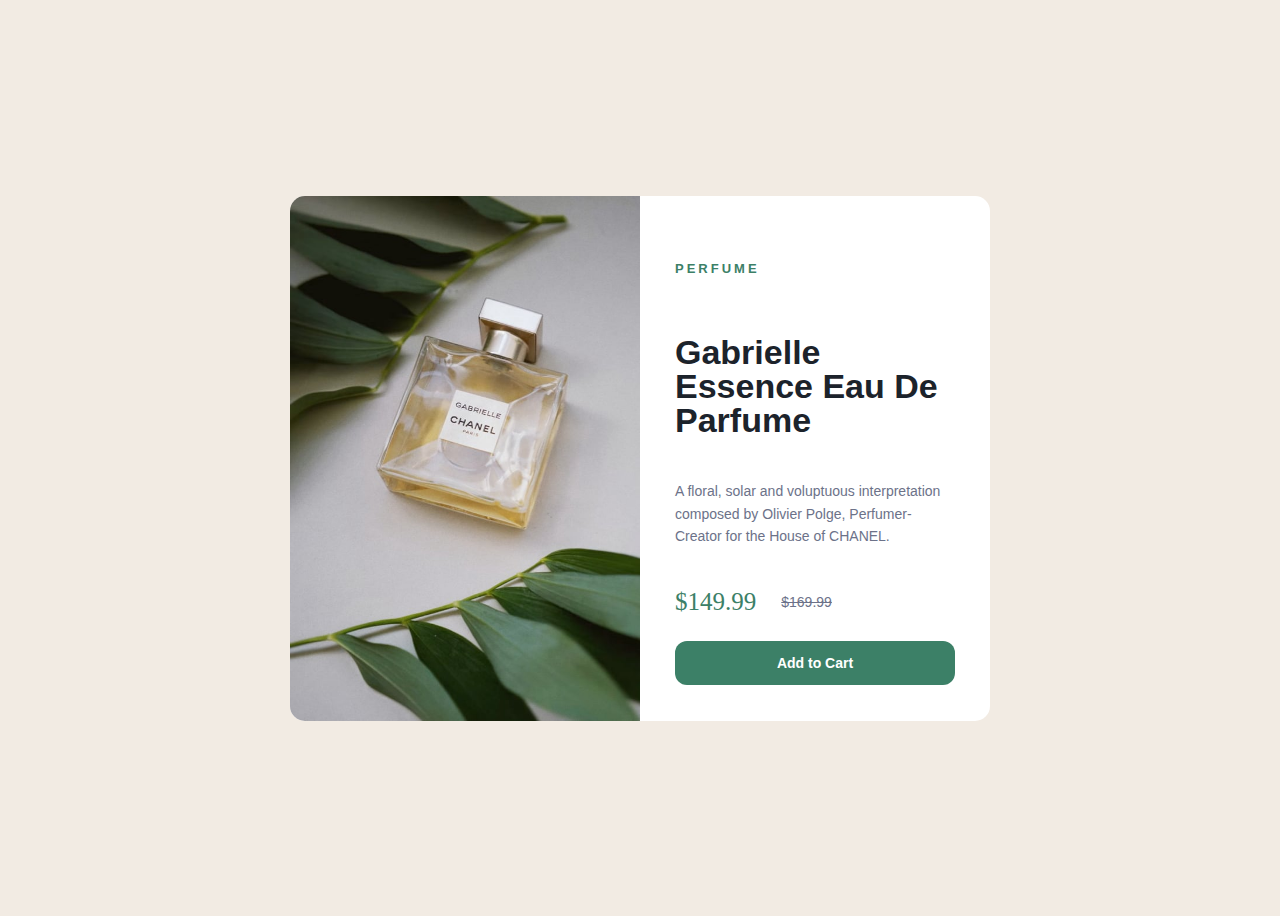
<file: index.html>
<!DOCTYPE html>
<html lang="en">
<head>
    <meta charset="UTF-8">
    <meta http-equiv="X-UA-Compatible" content="IE=edge">
    <meta name="viewport" content="width=device-width, initial-scale=1.0">
    <title>PERFUME</title>
    <link rel="stylesheet" href="index.css">
</head>
<body>
   <div class="container">
    <div class="grid">
        <div class="img">
            <img src="/design/images/image-product-desktop.jpg" alt="lop">
        </div>
        <div class="card-content">
            <h6 class="pro-cat">PERFUME</h6>
            <h2 class="pro-name">Gabrielle Essence Eau De Parfume</h2>
            <p class="pro-des">A floral, solar and voluptuous interpretation composed by Olivier Polge, 
                Perfumer-Creator for the House of CHANEL.</p>
                <div class="price">
                    <p class="current-price">$149.99</p>
                    <p class="old-price">$169.99</p>
                </div>
                <button class="cta">Add to Cart</button>
        </div>
    </div>
   </div> 
</body>
</html>
</file>
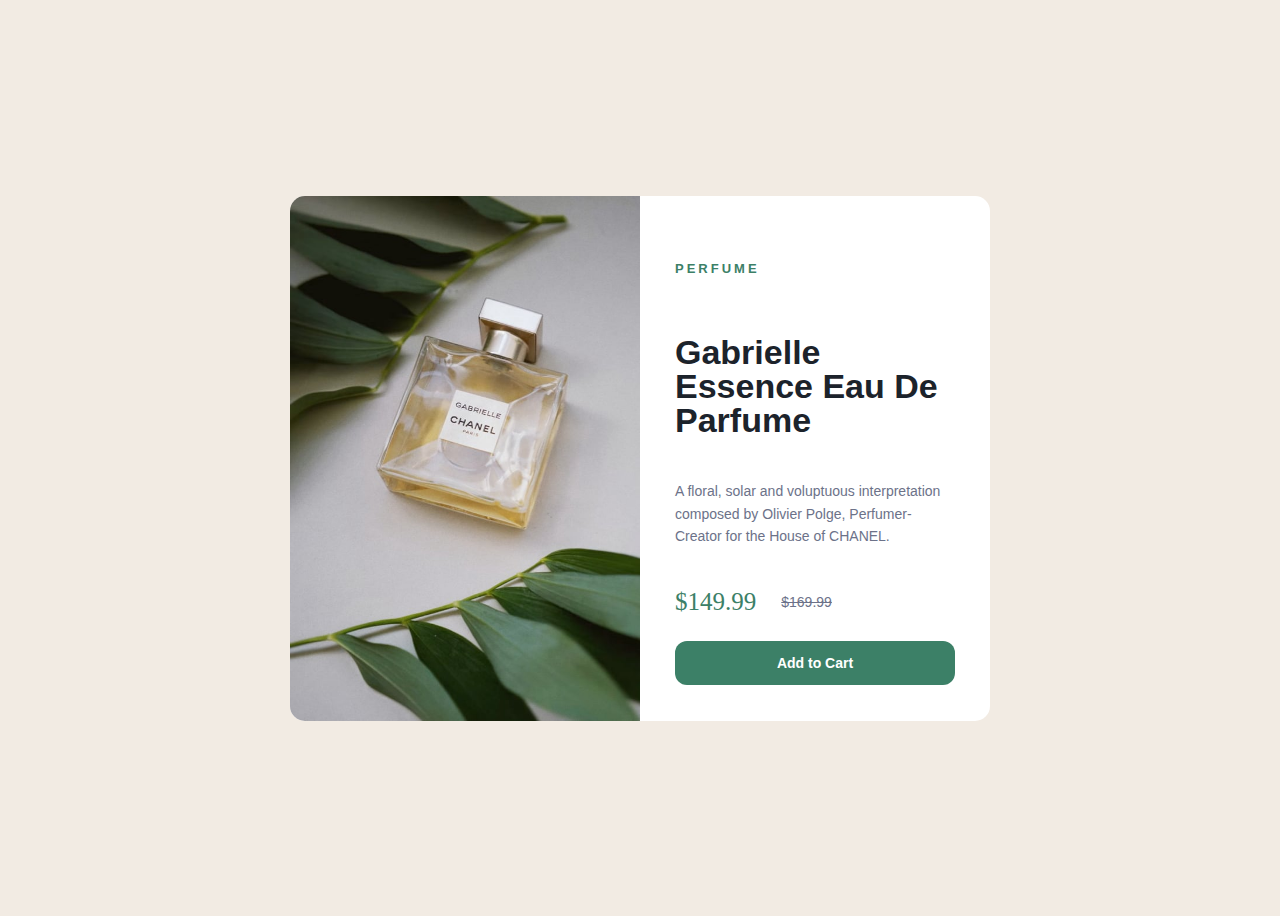
<file: design/index.html>
<!DOCTYPE html>
<html lang="en">
<head>
    <meta charset="UTF-8">
    <meta http-equiv="X-UA-Compatible" content="IE=edge">
    <meta name="viewport" content="width=device-width, initial-scale=1.0">
    <title>PERFUME</title>
    <link rel="stylesheet" href="index.css">
</head>
<body>
   <div class="container">
    <div class="grid">
        <div class="img">
            <img src="./images/image-product-desktop.jpg" alt="">
        </div>
        <div class="card-content">
            <h6 class="pro-cat">PERFUME</h6>
            <h2 class="pro-name">Gabrielle Essence Eau De Parfume</h2>
            <p class="pro-des">A floral, solar and voluptuous interpretation composed by Olivier Polge, 
                Perfumer-Creator for the House of CHANEL.</p>
                <div class="price">
                    <p class="current-price">$149.99</p>
                    <p class="old-price">$169.99</p>
                </div>
                <button class="cta">Add to Cart</button>
        </div>
    </div>
   </div> 
</body>
</html>
</file>
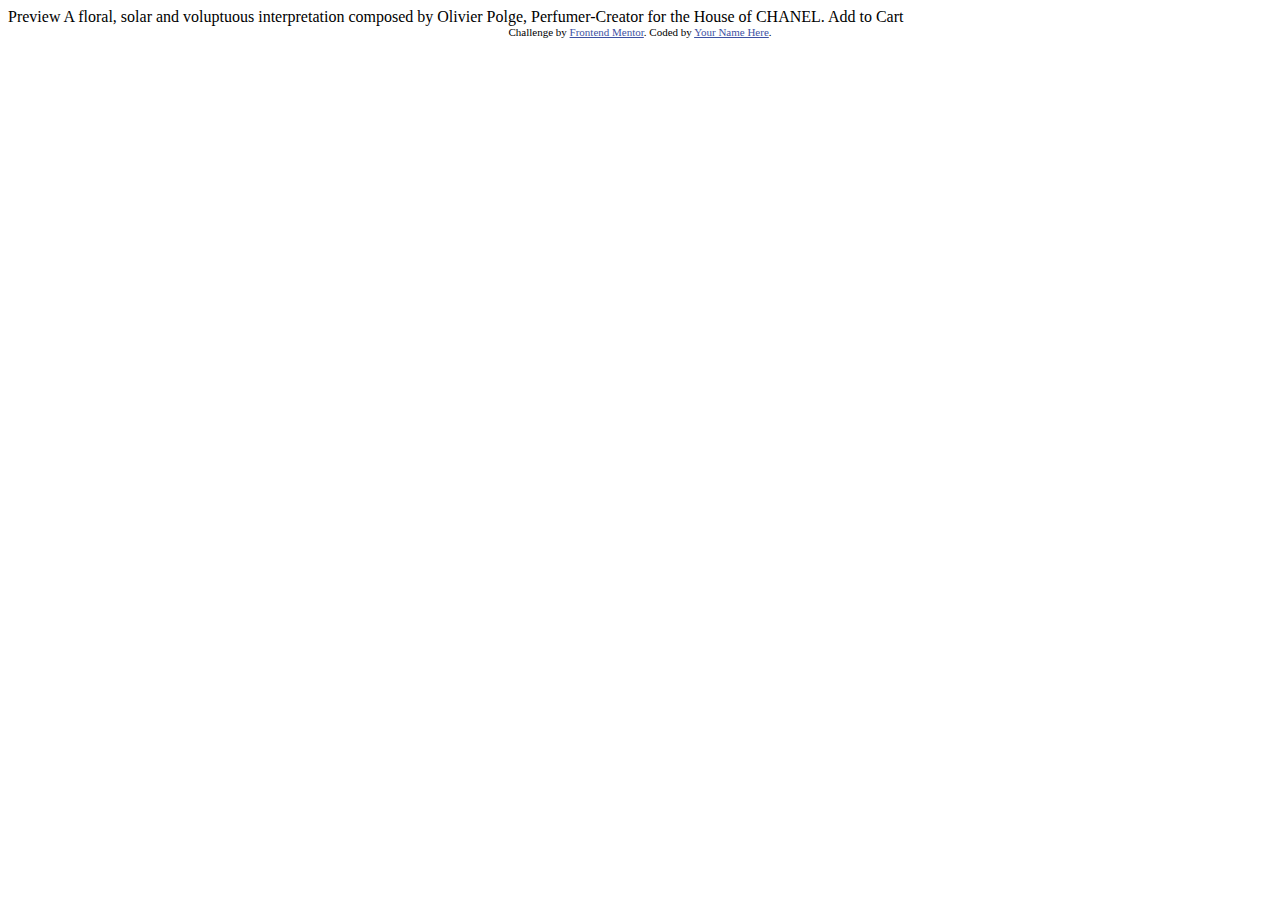
<file: index2.html>
<!DOCTYPE html>
<html lang="en">
<head>
  <meta charset="UTF-8">
  <meta name="viewport" content="width=device-width, initial-scale=1.0"> <!-- displays site properly based on user's device -->

  <link rel="icon" type="image/png" sizes="32x32" href="./images/favicon-32x32.png">
  
  <title>Frontend Mentor | Product preview card component</title>

  <!-- Feel free to remove these styles or customise in your own stylesheet 👍 -->
  <style>
    .attribution { font-size: 11px; text-align: center; }
    .attribution a { color: hsl(228, 45%, 44%); }
  </style>
</head>
<body>

  Preview



  A floral, solar and voluptuous interpretation composed by Olivier Polge, 
  Perfumer-Creator for the House of CHANEL.

  

  Add to Cart
  
  <div class="attribution">
    Challenge by <a href="https://www.frontendmentor.io?ref=challenge" target="_blank">Frontend Mentor</a>. 
    Coded by <a href="#">Your Name Here</a>.
  </div>
</body>
</html>
</file>
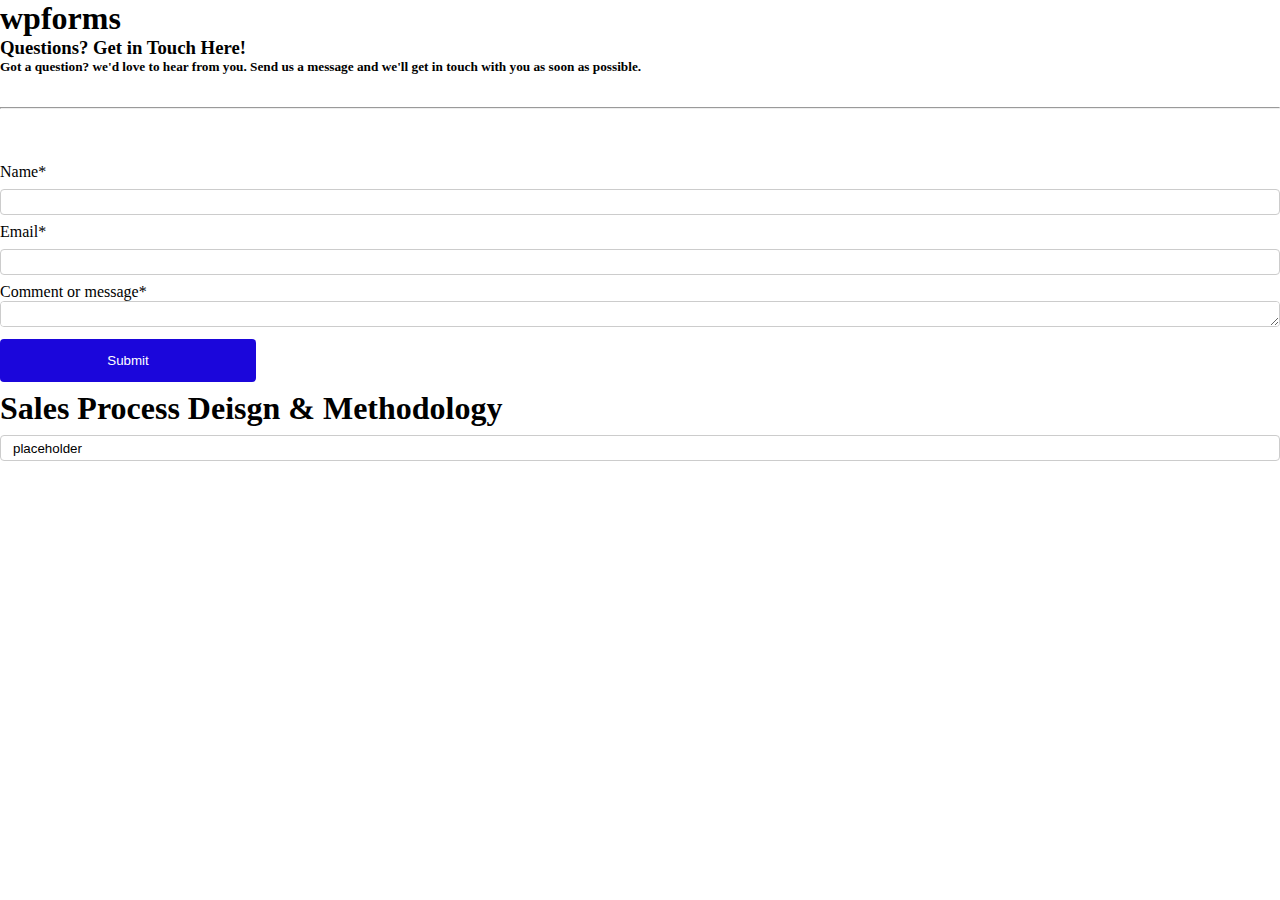
<file: web.html>
<!DOCTYPE html>
<html lang="en">
  <head>
    <meta charset="UTF-8" />
    <meta http-equiv="X-UA-Compatible" content="IE=edge" />
    <meta name="viewport" content="width=device-width, initial-scale=1.0" />
    <title>Document</title>
  </head>
  <style>
    hr{
      color: 3px solid #555;
    }
    * {
   margin: 0;
   padding: 0;
   box-sizing: border-box;
    }
  input[type=text], select {
  width: 100%;
  padding: 12px 20px;
  margin: 8px 0;
  display: inline-block;
  border: 1px solid #ccc;
  border-radius: 4px;
  box-sizing: border-box;
}

input[type=submit] {
  width: 20%;
  background-color: #1b06db;
  color: white;
  padding: 14px 20px;
  margin: 8px 0;
  border: none;
  border-radius: 4px;
  cursor: pointer;
}
input[type=text], select, textarea {
  width: 100%;
  height: 10px;
  padding: 12px;
  border: 1px solid #ccc;
  border-radius: 4px;
  resize: vertical;
  
input[type=submit]:hover {
  background-color: #2c05b8;
}

div {
  border-radius: 1px;
  background-color: #f2f2f2;
  padding: 20px;
}
form{
  margin: 0 auto;
  width: 90%;
}

</style>

  </style>
  <body>
   <h1>wpforms</h1>
    <h3>Questions? Get in Touch Here!</h3>
    <h5>
      Got a question? we'd love to hear from you. Send us a message and we'll
      get in touch with you as soon as possible. <br><br><br>
    </h5>
    <hr> <br><br><br>
  </body>
  <div>
    <form action="https://www.haybeemultimedia.com">
      <label for="Name">Name*</label>
      <input type="text" id="Name" name="Name">
      <label for="MAIL">Email*</label>
    <input type="text" id="MAIL" name="MAIL">
  </form>
</div>
<label for="c&m">Comment or message*</label> <br>
<textarea></textarea> <br>
    <input type="submit" value="Submit">
    <form action="https://www.haybeemultimedia.com">
     
        <h1>
          Sales Process Deisgn & Methodology
        </h1>
        <input type="text" id="Name" name="Name" value="placeholder ">

</html>
</file>
<file: index.css>
*{
    margin: o;
    padding: o;
    box-sizing: border-box
 }

 body{
    font-family: Impact, Haettenschweiler, 'Arial Narrow Bold', sans-serif;
    background-color:  hsl(30, 38%, 92%);
    font-size: 14px;
    min-height: 100vh;
    display: flex;
    justify-content: center;
    align-items: center;
 }

 .container{
    margin: 30px auto;
    padding: 0 30px;
 }
.grid{
    max-width: 700px;
    display: grid;
    grid-template-columns: 1fr 1fr;
    background-color: hsl(0, 0%, 100%);
    border-radius: 15px;
    overflow: hidden;
}
.img img{
    max-width: 100%;
    display: inherit;
}
.card-content{
    padding: 35px;
    display: flex;
    flex-direction: column;
    justify-content: space-between;
}
h6.pro-cat{
    text-transform: uppercase;
    letter-spacing: 3px;
    font-size: 13px;
    color: hsl(158, 36%, 37%);
    font-weight: 500px; 
}

h2.pro-name{
font-family: 'Lucida Sans', 'Lucida Sans Regular', 'Lucida Grande', 'Lucida Sans Unicode', Geneva, Verdana, sans-serif;
font-size: 34px;
line-height: 1em;
color: hsl(212, 21%, 14%);
}

p.pro-des{
    color: hsl(228, 12%, 48%);
    line-height: 1.6em;
}
.price{
    display: flex;
    align-items: center;
}
p.current-price{
font-family: 'Times New Roman', Times, serif;
color: hsl(158, 36%, 37%);
font-size: 25px;
padding-right: 25px;
}
p.old-price{
    color: hsl(228, 12%, 48%);
    text-decoration: line-through;
}
button.cta{
    background-color: hsl(158, 36%, 37%) ;
    border: none;
    padding: 14px 0;
    border-radius: 12px;
    color: hsl(0, 0%, 100%) ;
    font-size: 14px;
    font-weight: 700;
    cursor: pointer;
    transition: backgroud-color .3s ease;
    width: 100%;
}
button.cta:hover
{
    background-color: hsl(158, 32%, 43%);
}
@media only screen and (max-width :628px){
    .grid{
        grid-template-columns: 1fr;
    }
 .img img{
    max-height: 450px;
    width: 100%;
    object-fit: cover;
 }
.card-content{
    display: block;
}
h6.pro-cat, h2.pro-name, p.pro-des .price{
    padding-bottom: 23px;
}
}

@media only screen and (max-width:375px){
    .container{
       margin: 15px auto;
       padding: 0 15px;
    }
   
 .img img{
    max-height: 290px;
 }
.card-content{
    padding: 16px;
}
h6.pro-cat, h2.pro-name, p.pro-des .price{
    padding-bottom: 16px;
} 
h2.pro-des{
    font-size: 12px;
}
p.current-price{
    font-size: 23px;
}
button.cta{
    padding: 11px 0;
    font-size: 13px;

}
}
</file>
<file: design/index.css>
*{
    margin: o;
    padding: o;
    box-sizing: border-box
 }

 body{
    font-family: Impact, Haettenschweiler, 'Arial Narrow Bold', sans-serif;
    background-color:  hsl(30, 38%, 92%);
    font-size: 14px;
    min-height: 100vh;
    display: flex;
    justify-content: center;
    align-items: center;
 }

 .container{
    margin: 30px auto;
    padding: 0 30px;
 }
.grid{
    max-width: 700px;
    display: grid;
    grid-template-columns: 1fr 1fr;
    background-color: hsl(0, 0%, 100%);
    border-radius: 15px;
    overflow: hidden;
}
.img img{
    max-width: 100%;
    display: inherit;
}
.card-content{
    padding: 35px;
    display: flex;
    flex-direction: column;
    justify-content: space-between;
}
h6.pro-cat{
    text-transform: uppercase;
    letter-spacing: 3px;
    font-size: 13px;
    color: hsl(158, 36%, 37%);
    font-weight: 500px; 
}

h2.pro-name{
font-family: 'Lucida Sans', 'Lucida Sans Regular', 'Lucida Grande', 'Lucida Sans Unicode', Geneva, Verdana, sans-serif;
font-size: 34px;
line-height: 1em;
color: hsl(212, 21%, 14%);
}

p.pro-des{
    color: hsl(228, 12%, 48%);
    line-height: 1.6em;
}
.price{
    display: flex;
    align-items: center;
}
p.current-price{
font-family: 'Times New Roman', Times, serif;
color: hsl(158, 36%, 37%);
font-size: 25px;
padding-right: 25px;
}
p.old-price{
    color: hsl(228, 12%, 48%);
    text-decoration: line-through;
}
button.cta{
    background-color: hsl(158, 36%, 37%) ;
    border: none;
    padding: 14px 0;
    border-radius: 12px;
    color: hsl(0, 0%, 100%) ;
    font-size: 14px;
    font-weight: 700;
    cursor: pointer;
    transition: backgroud-color .3s ease;
    width: 100%;
}
button.cta:hover
{
    background-color: hsl(158, 32%, 43%);
}
@media only screen and (max-width :628px){
    .grid{
        grid-template-columns: 1fr;
    }
 .img img{
    max-height: 450px;
    width: 100%;
    object-fit: cover;
 }
.card-content{
    display: block;
}
h6.pro-cat, h2.pro-name, p.pro-des .price{
    padding-bottom: 23px;
}
}

@media only screen and (max-width:375px){
    .container{
       margin: 15px auto;
       padding: 0 15px;
    }
   
 .img img{
    max-height: 290px;
 }
.card-content{
    padding: 16px;
}
h6.pro-cat, h2.pro-name, p.pro-des .price{
    padding-bottom: 16px;
} 
h2.pro-des{
    font-size: 12px;
}
p.current-price{
    font-size: 23px;
}
button.cta{
    padding: 11px 0;
    font-size: 13px;

}
}
</file>
